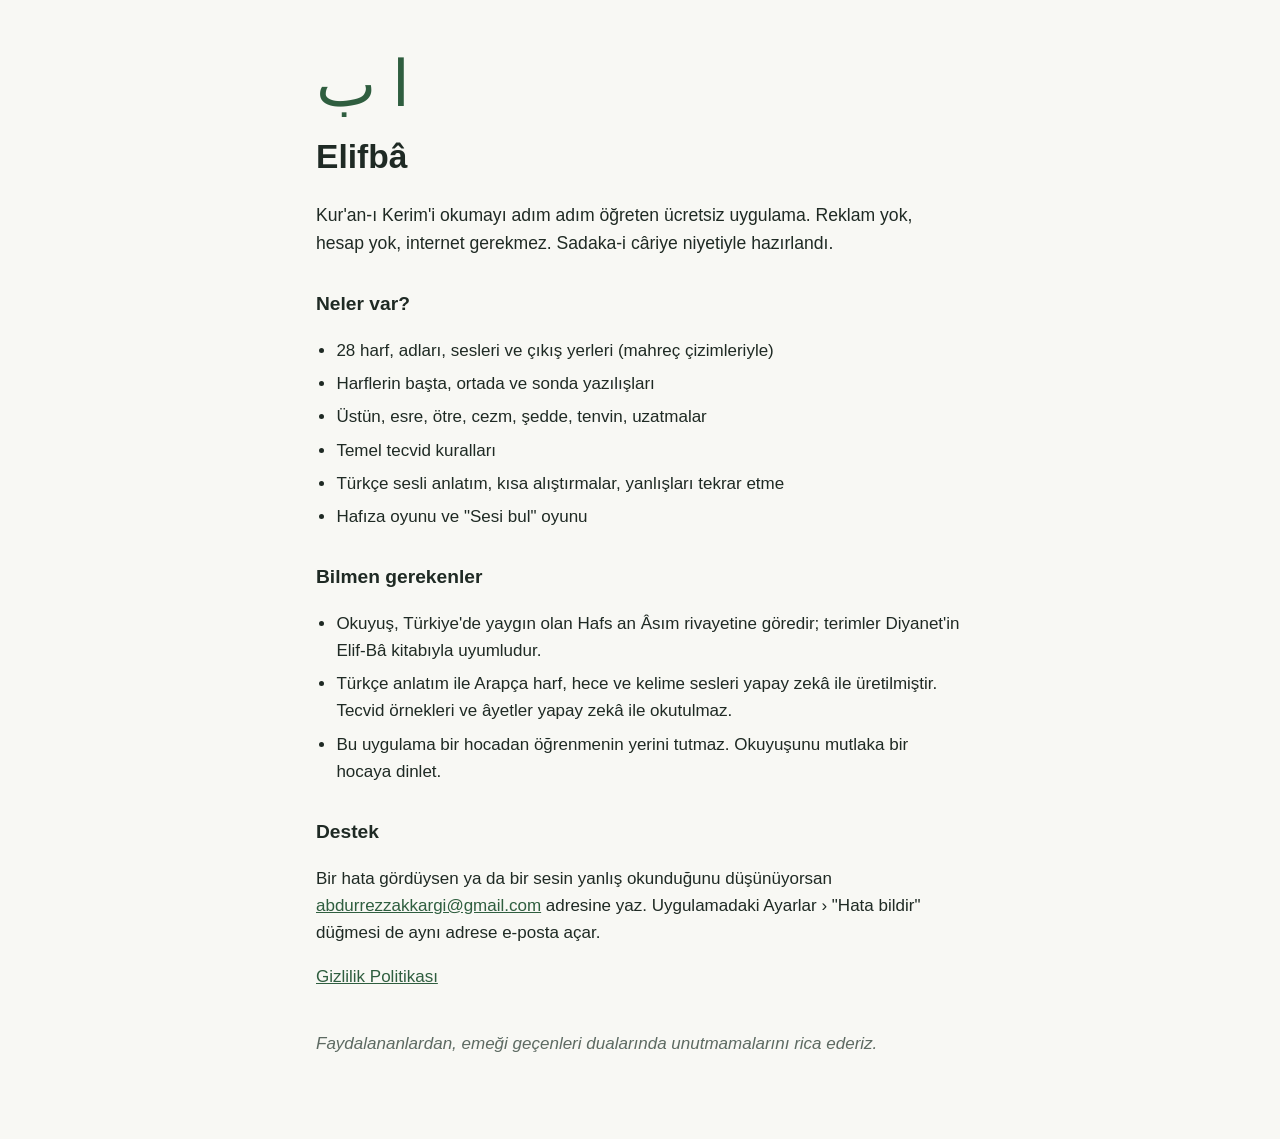
<file: index.html>
<!doctype html>
<html lang="tr">
<head>
<meta charset="utf-8">
<meta name="viewport" content="width=device-width, initial-scale=1">
<title>Elifbâ · Kur'an okumayı öğren</title>
<link rel="stylesheet" href="stil.css">
</head>
<body>
<main>
  <p class="harf" aria-hidden="true">ا ب</p>
  <h1>Elifbâ</h1>
  <p class="giris">Kur'an-ı Kerim'i okumayı adım adım öğreten ücretsiz uygulama. Reklam yok, hesap yok, internet gerekmez. Sadaka-i câriye niyetiyle hazırlandı.</p>

  <h2>Neler var?</h2>
  <ul>
    <li>28 harf, adları, sesleri ve çıkış yerleri (mahreç çizimleriyle)</li>
    <li>Harflerin başta, ortada ve sonda yazılışları</li>
    <li>Üstün, esre, ötre, cezm, şedde, tenvin, uzatmalar</li>
    <li>Temel tecvid kuralları</li>
    <li>Türkçe sesli anlatım, kısa alıştırmalar, yanlışları tekrar etme</li>
    <li>Hafıza oyunu ve "Sesi bul" oyunu</li>
  </ul>

  <h2>Bilmen gerekenler</h2>
  <ul>
    <li>Okuyuş, Türkiye'de yaygın olan Hafs an Âsım rivayetine göredir; terimler Diyanet'in Elif-Bâ kitabıyla uyumludur.</li>
    <li>Türkçe anlatım ile Arapça harf, hece ve kelime sesleri yapay zekâ ile üretilmiştir. Tecvid örnekleri ve âyetler yapay zekâ ile okutulmaz.</li>
    <li>Bu uygulama bir hocadan öğrenmenin yerini tutmaz. Okuyuşunu mutlaka bir hocaya dinlet.</li>
  </ul>

  <h2>Destek</h2>
  <p>Bir hata gördüysen ya da bir sesin yanlış okunduğunu düşünüyorsan <a href="mailto:abdurrezzakkargi@gmail.com?subject=Elifb%C3%A2">abdurrezzakkargi@gmail.com</a> adresine yaz. Uygulamadaki Ayarlar › "Hata bildir" düğmesi de aynı adrese e-posta açar.</p>

  <p><a href="gizlilik.html">Gizlilik Politikası</a></p>

  <p class="dua">Faydalananlardan, emeği geçenleri dualarında unutmamalarını rica ederiz.</p>
</main>
</body>
</html>
</file>
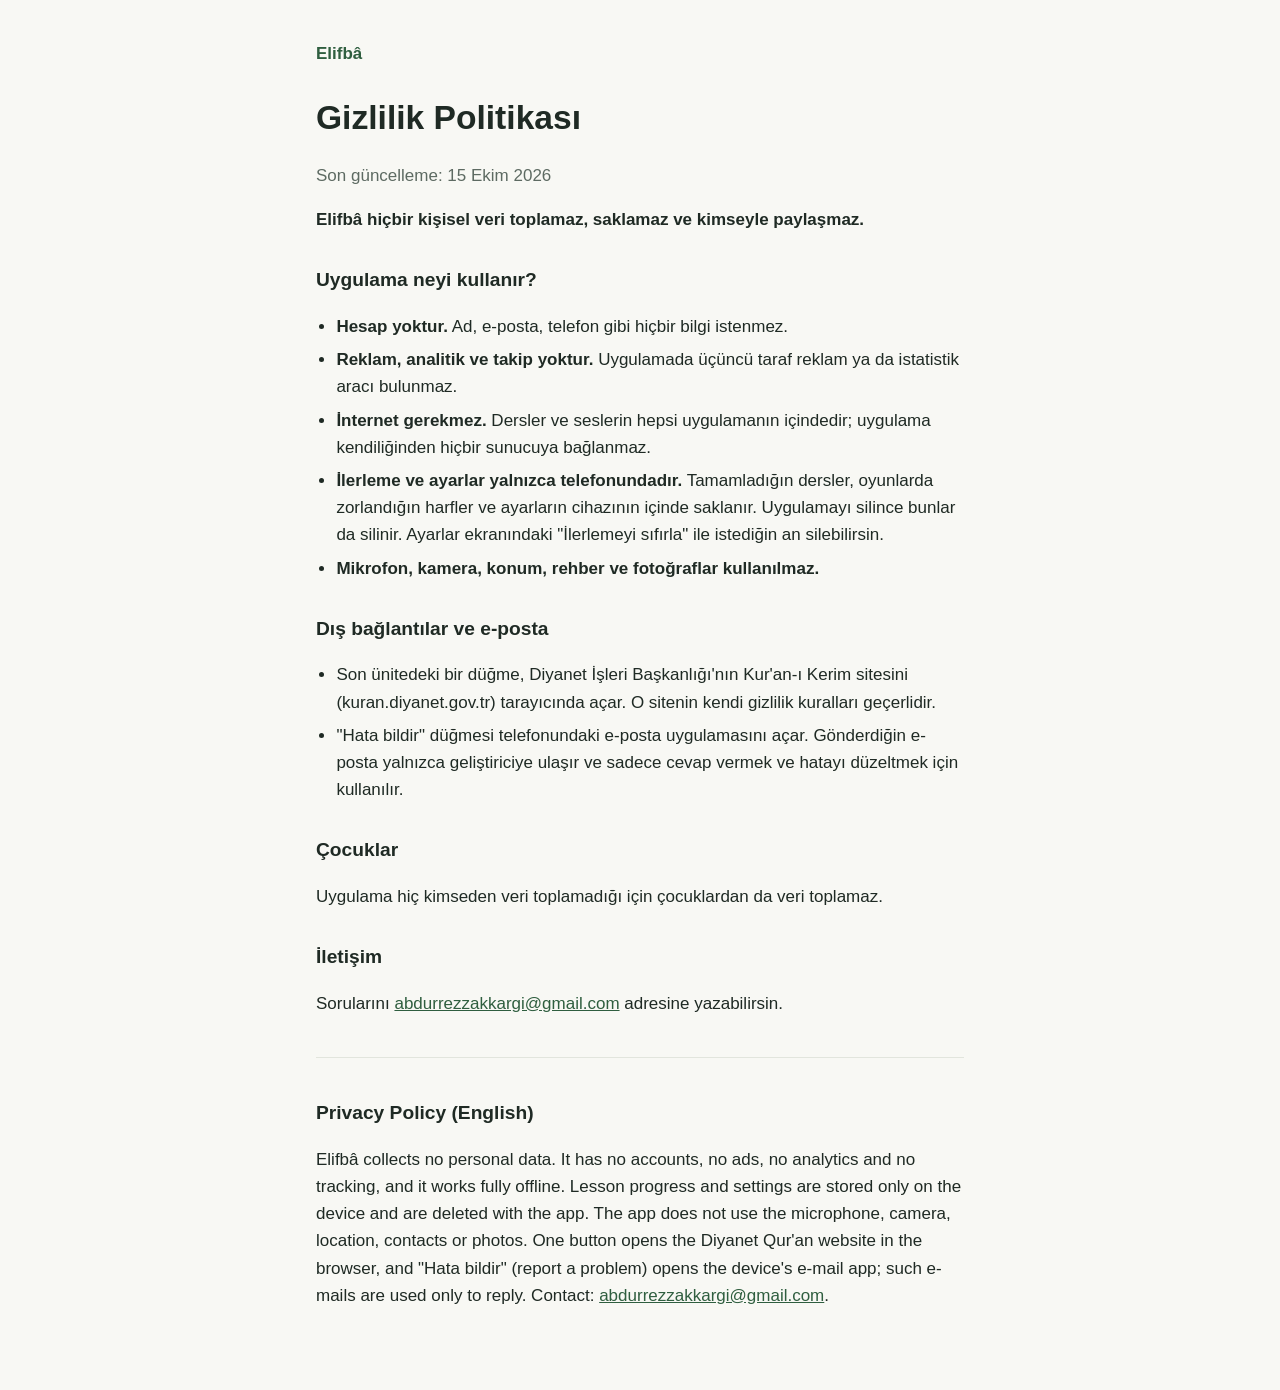
<file: gizlilik.html>
<!doctype html>
<html lang="tr">
<head>
<meta charset="utf-8">
<meta name="viewport" content="width=device-width, initial-scale=1">
<title>Elifbâ · Gizlilik Politikası</title>
<link rel="stylesheet" href="stil.css">
</head>
<body>
<main>
  <p class="ust"><a href="./">Elifbâ</a></p>
  <h1>Gizlilik Politikası</h1>
  <p class="tarih">Son güncelleme: 15 Ekim 2026</p>

  <p><strong>Elifbâ hiçbir kişisel veri toplamaz, saklamaz ve kimseyle paylaşmaz.</strong></p>

  <h2>Uygulama neyi kullanır?</h2>
  <ul>
    <li><strong>Hesap yoktur.</strong> Ad, e-posta, telefon gibi hiçbir bilgi istenmez.</li>
    <li><strong>Reklam, analitik ve takip yoktur.</strong> Uygulamada üçüncü taraf reklam ya da istatistik aracı bulunmaz.</li>
    <li><strong>İnternet gerekmez.</strong> Dersler ve seslerin hepsi uygulamanın içindedir; uygulama kendiliğinden hiçbir sunucuya bağlanmaz.</li>
    <li><strong>İlerleme ve ayarlar yalnızca telefonundadır.</strong> Tamamladığın dersler, oyunlarda zorlandığın harfler ve ayarların cihazının içinde saklanır. Uygulamayı silince bunlar da silinir. Ayarlar ekranındaki "İlerlemeyi sıfırla" ile istediğin an silebilirsin.</li>
    <li><strong>Mikrofon, kamera, konum, rehber ve fotoğraflar kullanılmaz.</strong></li>
  </ul>

  <h2>Dış bağlantılar ve e-posta</h2>
  <ul>
    <li>Son ünitedeki bir düğme, Diyanet İşleri Başkanlığı'nın Kur'an-ı Kerim sitesini (kuran.diyanet.gov.tr) tarayıcında açar. O sitenin kendi gizlilik kuralları geçerlidir.</li>
    <li>"Hata bildir" düğmesi telefonundaki e-posta uygulamasını açar. Gönderdiğin e-posta yalnızca geliştiriciye ulaşır ve sadece cevap vermek ve hatayı düzeltmek için kullanılır.</li>
  </ul>

  <h2>Çocuklar</h2>
  <p>Uygulama hiç kimseden veri toplamadığı için çocuklardan da veri toplamaz.</p>

  <h2>İletişim</h2>
  <p>Sorularını <a href="mailto:abdurrezzakkargi@gmail.com">abdurrezzakkargi@gmail.com</a> adresine yazabilirsin.</p>

  <hr>
  <h2 lang="en">Privacy Policy (English)</h2>
  <p lang="en">Elifbâ collects no personal data. It has no accounts, no ads, no analytics and no tracking, and it works fully offline. Lesson progress and settings are stored only on the device and are deleted with the app. The app does not use the microphone, camera, location, contacts or photos. One button opens the Diyanet Qur'an website in the browser, and "Hata bildir" (report a problem) opens the device's e-mail app; such e-mails are used only to reply. Contact: <a href="mailto:abdurrezzakkargi@gmail.com">abdurrezzakkargi@gmail.com</a>.</p>
</main>
</body>
</html>
</file>
<file: stil.css>
:root {
  --bg: #f8f8f4;
  --text: #1f2a24;
  --muted: #5d6a62;
  --primary: #2f5e3f;
  --line: #e2e5dd;
}
@media (prefers-color-scheme: dark) {
  :root {
    --bg: #0f1714;
    --text: #e8ece9;
    --muted: #a3b0a8;
    --primary: #8cc79f;
    --line: #26332c;
  }
}
* { box-sizing: border-box; }
body {
  margin: 0;
  background: var(--bg);
  color: var(--text);
  font: 17px/1.6 -apple-system, BlinkMacSystemFont, "Segoe UI", Roboto, sans-serif;
}
main { max-width: 680px; margin: 0 auto; padding: 40px 16px 64px; }
h1 { font-size: 2.1rem; margin: 0 0 8px; }
h2 { font-size: 1.2rem; margin: 32px 0 8px; }
a { color: var(--primary); }
ul { padding-left: 1.2em; }
li { margin: 6px 0; }
hr { border: 0; border-top: 1px solid var(--line); margin: 40px 0; }
.ust { margin: 0 0 24px; font-weight: 600; }
.ust a { text-decoration: none; }
.tarih, .dua { color: var(--muted); }
.giris { font-size: 1.1rem; }
.harf { font: 64px/1.4 "Geeza Pro", "Noto Naskh Arabic", serif; color: var(--primary); margin: 0; direction: rtl; text-align: left; }
.dua { margin-top: 40px; font-style: italic; }
</file>
